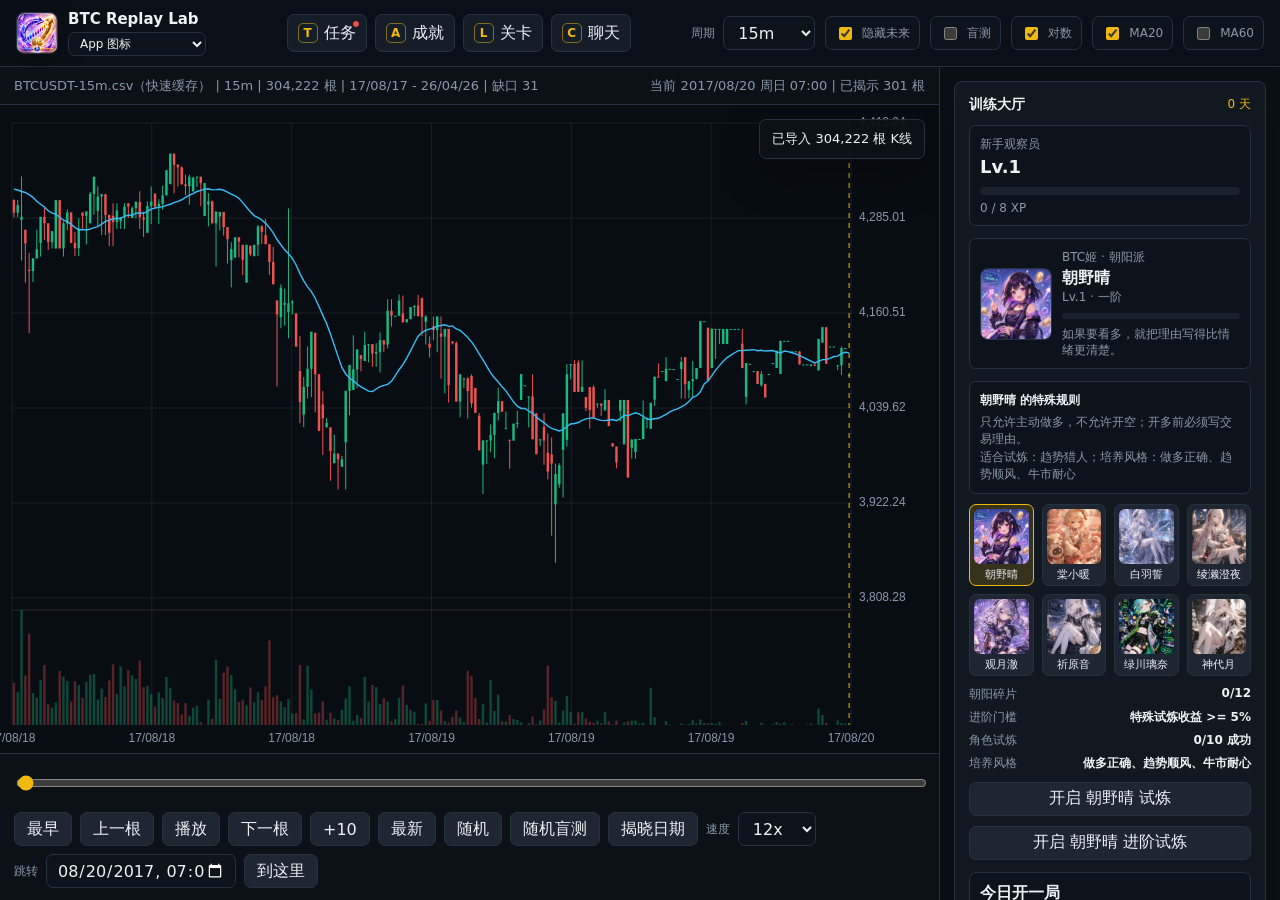
<file: index.html>
﻿
<!doctype html>
<html lang="zh-CN">
  <head>
    <meta charset="utf-8" />
    <meta name="viewport" content="width=device-width, initial-scale=1" />
    <title>BTC Replay Lab</title>
    <link rel="stylesheet" href="./styles.css" />
    <link rel="icon" type="image/png" href="./character/洁白神圣.png" />
  </head>
  <body>
    <div class="app">
      <header class="topbar">
        <div class="brand">
          <img id="brandAvatar" src="./icon/icon2.png" alt="标题头像" />
          <div>
            <strong>BTC Replay Lab</strong>
            <select id="brandAvatarSelect" aria-label="选择标题头像">
              <option value="icon">App 图标</option>
              <option value="active">当前角色</option>
            </select>
          </div>
        </div>

        <div class="hud-actions">
          <button id="dailyTaskHudBtn" class="hud-button" type="button" aria-label="每日任务">
            <span class="hud-icon">T</span>
            <span>任务</span>
            <i id="dailyTaskDot" class="alert-dot"></i>
          </button>
          <button id="achievementAllBtn" class="hud-button" type="button" aria-label="成就列表">
            <span class="hud-icon">A</span>
            <span>成就</span>
            <i id="achievementDot" class="alert-dot"></i>
          </button>
          <button id="levelListBtn" class="hud-button" type="button" aria-label="关卡列表">
            <span class="hud-icon">L</span>
            <span>关卡</span>
          </button>
          <button id="characterChatHudBtn" class="hud-button" type="button" aria-label="角色聊天">
            <span class="hud-icon">C</span>
            <span>聊天</span>
          </button>
        </div>

        <div class="toolbar">
          <label class="field compact">
            <span>周期</span>
            <select id="timeframeSelect">
              <option value="source">原始</option>
              <option value="60000">1m</option>
              <option value="300000">5m</option>
              <option value="900000">15m</option>
              <option value="3600000">1h</option>
              <option value="14400000">4h</option>
              <option value="86400000">1d</option>
              <option value="604800000">1w</option>
            </select>
          </label>
          <label class="check">
            <input id="hideFutureToggle" type="checkbox" checked />
            隐藏未来
          </label>
          <label class="check">
            <input id="blindModeToggle" type="checkbox" />
            盲测
          </label>
          <label class="check">
            <input id="logScaleToggle" type="checkbox" checked />
            对数
          </label>
          <label class="check">
            <input id="ma20Toggle" type="checkbox" checked />
            MA20
          </label>
          <label class="check">
            <input id="ma60Toggle" type="checkbox" />
            MA60
          </label>
        </div>
      </header>

      <main class="layout">
        <section class="workspace">
          <div class="statusbar">
            <span id="datasetInfo">等待导入 BTC K线 CSV</span>
            <span id="cursorInfo">-</span>
          </div>

          <div class="chart-frame" id="chartFrame">
            <canvas id="chartCanvas"></canvas>
            <div class="placeholder" id="placeholder">
              <h1>导入历史 K线，开始回放</h1>
              <p>支持 timestamp/open/high/low/close/volume，也支持 Binance 原始 kline CSV。</p>
            </div>
            <div class="toast" id="toast"></div>
            <div class="tooltip" id="tooltip"></div>
          </div>

          <div class="playback">
            <input id="timeline" type="range" min="0" max="0" value="0" />
            <div class="playback-row">
              <button id="firstBtn" type="button">最早</button>
              <button id="backBtn" type="button">上一根</button>
              <button id="playBtn" type="button">播放</button>
              <button id="forwardBtn" type="button">下一根</button>
              <button id="plusTenBtn" type="button">+10</button>
              <button id="latestBtn" type="button">最新</button>
              <button id="randomBtn" type="button">随机</button>
              <button id="blindRandomBtn" type="button">随机盲测</button>
              <button id="revealDateBtn" type="button">揭晓日期</button>
              <label class="field small">
                <span>速度</span>
                <select id="speedSelect">
                  <option value="1">1x</option>
                  <option value="4">4x</option>
                  <option value="12" selected>12x</option>
                  <option value="48">48x</option>
                  <option value="120">120x</option>
                </select>
              </label>
              <label class="field date-field">
                <span>跳转</span>
                <input id="jumpInput" type="datetime-local" />
              </label>
              <button id="jumpBtn" type="button">到这里</button>
            </div>
          </div>
        </section>

        <aside class="sidepanel">
          <section class="panel game-panel">
            <div class="panel-title-row">
              <h2>训练大厅</h2>
              <span id="streakValue">0 天</span>
            </div>

            <div class="player-card">
              <div>
                <span id="levelTitle">新手观察员</span>
                <strong id="levelValue">Lv.1</strong>
              </div>
              <div class="xp-track">
                <div id="xpFill"></div>
              </div>
              <small id="xpText">0 / 100 XP</small>
            </div>

            <div class="character-card">
              <img id="characterPortrait" src="./character/乐观女孩.png" alt="当前角色" />
              <div>
                <span id="characterTitle">BTC姬 · 朝阳派</span>
                <strong id="characterName">朝野晴</strong>
                <small id="characterLevel">Lv.1 · 一阶</small>
                <div class="xp-track compact">
                  <div id="characterXpFill"></div>
                </div>
                <p id="characterText">今天也先看结构，再相信上涨。</p>
              </div>
            </div>

            <div id="characterRuleCard" class="rule-card"></div>
            <div id="characterGrid" class="character-grid"></div>
            <div id="characterMaterialList" class="material-list"></div>
            <button id="characterQuestBtn" class="wide" type="button">开启角色试炼</button>
            <button id="ascensionTrialBtn" class="wide" type="button">开启进阶试炼</button>

            <div class="challenge-card" id="challengeCard">
              <strong id="challengeTitle">今日开一局</strong>
              <span id="challengeText">选择一个模式，系统会直接抽取历史行情片段。</span>
              <div class="choice-grid">
                <button id="biasLongBtn" type="button" data-bias="long">看多</button>
                <button id="biasShortBtn" type="button" data-bias="short">看空</button>
                <button id="biasFlatBtn" type="button" data-bias="flat">观望</button>
              </div>
              <div class="button-row">
                <button id="quickGameBtn" type="button">盲测快局</button>
                <button id="levelGameBtn" type="button">历史闯关</button>
                <button id="trendGameBtn" type="button">趋势猎人</button>
                <button id="trapGameBtn" type="button">假突破</button>
                <button id="survivalGameBtn" type="button">暴跌生存</button>
                <button id="revengeGameBtn" type="button">错题复仇</button>
                <button id="settleGameBtn" type="button">结算本局</button>
              </div>
            </div>
          </section>

          <section class="panel trade-panel">
            <h2>下单与风控</h2>
            <div class="price-line">
              <span>当前价</span>
              <strong id="currentPrice">-</strong>
            </div>
            <div class="order-grid">
              <button class="buy" data-side="buy" data-pct="0.25" type="button">买 25%</button>
              <button class="buy" data-side="buy" data-pct="0.5" type="button">买 50%</button>
              <button class="buy" data-side="buy" data-pct="1" type="button">全买</button>
              <button class="sell" data-side="sell" data-pct="0.25" type="button">卖 25%</button>
              <button class="sell" data-side="sell" data-pct="0.5" type="button">卖 50%</button>
              <button class="sell" data-side="sell" data-pct="1" type="button">全卖</button>
              <button class="short" data-side="short" data-pct="0.25" type="button">空 25%</button>
              <button class="short" data-side="short" data-pct="0.5" type="button">空 50%</button>
              <button class="short" data-side="short" data-pct="1" type="button">全空</button>
            </div>

            <div class="risk-grid">
              <label class="field">
                <span>止损价</span>
                <input id="stopLossInput" type="number" min="0" step="0.01" placeholder="例如 62000" />
              </label>
              <label class="field">
                <span>止盈价</span>
                <input id="takeProfitInput" type="number" min="0" step="0.01" placeholder="例如 72000" />
              </label>
              <label class="field">
                <span>单笔风险 %</span>
                <input id="riskPctInput" type="number" min="0" step="0.1" value="10" />
              </label>
            </div>
            <div class="button-row">
              <button id="addStopBtn" type="button">添加止损</button>
              <button id="addTakeBtn" type="button">添加止盈</button>
              <button id="attachStopsBtn" type="button">更新止损止盈</button>
              <button id="clearStopsBtn" type="button">清除风控线</button>
            </div>
            <p class="hint">点击添加会按当前价生成风控线，图上的 SL / TP 线也可以直接拖动修改。</p>
            <div class="button-row">
              <button id="riskBuyBtn" type="button">按风险买入</button>
              <button id="riskShortBtn" type="button">按风险做空</button>
              <button id="closePositionBtn" type="button">平仓</button>
            </div>
            <div class="trade-journal">
              <div class="trade-journal-head">
                <strong>本笔理由与平仓复盘</strong>
                <span>切到下一根 K 线会自动清空，避免把上一笔内容带到下一笔。</span>
              </div>
              <label class="field">
                <span>开仓理由</span>
                <input id="tradeReasonInput" type="text" maxlength="80" placeholder="例如：回踩确认 / 突破续强 / 区间下沿承接" />
              </label>
              <label class="field">
                <span>平仓复盘</span>
                <textarea id="sessionNotesInput" rows="4" placeholder="例如：为什么在这里平？这笔做对了什么，下一次还要等什么？"></textarea>
              </label>
              <div class="field">
                <span>复盘标签</span>
                <div class="tag-grid">
                  <label><input type="checkbox" value="计划内执行" /> 计划内执行</label>
                  <label><input type="checkbox" value="确认充分" /> 确认充分</label>
                  <label><input type="checkbox" value="拿仓耐心" /> 拿仓耐心</label>
                  <label><input type="checkbox" value="过早入场" /> 过早入场</label>
                  <label><input type="checkbox" value="逆势硬做" /> 逆势硬做</label>
                  <label><input type="checkbox" value="情绪化操作" /> 情绪化操作</label>
                </div>
              </div>
              <p class="hint">标签既可以记做对的地方，也可以记失误；减仓、平仓和导出记录都会带上当前标签。</p>
            </div>
          </section>

          <section class="panel">
            <h2>模拟账户</h2>
            <div class="account-grid">
              <label class="field">
                <span>初始 USDT</span>
                <input id="initialCashInput" type="number" min="0" step="100" value="10000" />
              </label>
              <label class="field">
                <span>手续费</span>
                <input id="feeInput" type="number" min="0" step="0.0001" value="0.0004" />
              </label>
              <label class="field">
                <span>杠杆</span>
                <input id="leverageInput" type="number" min="1" step="1" value="50" />
              </label>
            </div>
            <button id="resetAccountBtn" class="wide" type="button">重置账户</button>

            <div class="metrics extended">
              <div>
                <span>权益</span>
                <strong id="equityValue">-</strong>
              </div>
              <div>
                <span>收益</span>
                <strong id="pnlValue">-</strong>
              </div>
              <div>
                <span>现金</span>
                <strong id="cashValue">-</strong>
              </div>
              <div>
                <span>持仓 BTC</span>
                <strong id="btcValue">-</strong>
              </div>
              <div>
                <span>胜率</span>
                <strong id="winRateValue">-</strong>
              </div>
              <div>
                <span>最大回撤</span>
                <strong id="drawdownValue">-</strong>
              </div>
              <div>
                <span>交易数</span>
                <strong id="tradeCountValue">-</strong>
              </div>
              <div>
                <span>R 倍数</span>
                <strong id="rValue">-</strong>
              </div>
            </div>
          </section>

          <section class="panel">
            <h2>盘中标注</h2>
            <label class="field">
              <span>训练标题</span>
              <input id="sessionNameInput" type="text" maxlength="60" placeholder="例如 4H 顺势突破练习" />
            </label>
            <label class="field">
              <span>当前标注</span>
              <input id="bookmarkInput" type="text" maxlength="100" placeholder="当下判断、关键位、情绪状态" />
            </label>
            <div class="button-row">
              <button id="addBookmarkBtn" type="button">添加标注</button>
              <button id="addHlineBtn" type="button">加水平线</button>
              <button id="clearLinesBtn" type="button">清除线</button>
            </div>
            <p class="hint">这里更适合记关键位、情绪和图上标注；平仓复盘已经放到上面的下单区。</p>
            <div class="list" id="bookmarkList">暂无标注</div>
          </section>

          <section class="panel">
            <h2>训练会话</h2>
            <div class="session-grid">
              <select id="sessionSelect"></select>
              <button id="saveSessionBtn" type="button">保存</button>
              <button id="loadSessionBtn" type="button">载入</button>
              <button id="deleteSessionBtn" type="button">删除</button>
            </div>
            <p class="hint">会话保存交易、标注、笔记和当前位置。历史 K线数据仍需要先导入对应 CSV。</p>
          </section>

          <section class="panel">
            <h2>最近成就</h2>
            <div id="achievementList" class="achievement-list"></div>
          </section>

          <section class="panel trade-log">
            <h2>交易记录</h2>
            <div class="button-row">
              <button id="exportTradesBtn" type="button">导出交易</button>
              <button id="exportReportBtn" type="button">导出报告</button>
              <button id="screenshotBtn" type="button">截图</button>
            </div>
            <div class="table-wrap">
              <table>
                <thead>
                  <tr>
                    <th>时间</th>
                    <th>方向</th>
                    <th>价格</th>
                    <th>数量</th>
                    <th>备注</th>
                  </tr>
                </thead>
                <tbody id="tradeRows">
                  <tr>
                    <td colspan="5">暂无交易</td>
                  </tr>
                </tbody>
              </table>
            </div>
            <p class="hint">快捷键：空格播放，左右单步，B 全买，S 全卖，C 平仓，M 标注，H 水平线。</p>
          </section>

          <section class="panel data-import-panel">
            <h2>数据导入</h2>
            <label class="file-button wide">
              <input id="fileInput" type="file" accept=".csv,.txt" />
              导入 CSV
            </label>
            <p class="hint">平时会自动加载默认 BTC 15m 数据，需要换数据时再用这里。</p>
          </section>
        </aside>
      </main>
    </div>

    <div class="modal-backdrop" id="settlementModal">
      <div class="modal settlement-modal">
        <section class="settlement-main">
          <div class="panel-title-row">
            <h2 id="settlementTitle">本局结算</h2>
            <button id="closeSettlementBtn" type="button">关闭</button>
          </div>
          <div class="score-ring">
            <strong id="settlementScore">0</strong>
            <span>分</span>
          </div>
          <div id="settlementBreakdown" class="settlement-breakdown"></div>
          <div id="settlementRewards" class="achievement-list"></div>
          <div class="button-row">
            <button id="nextChallengeBtn" type="button">再来一局</button>
            <button id="reviewMistakeBtn" type="button">错题复仇</button>
          </div>
        </section>
        <aside class="settlement-review-panel">
          <div class="review-character-head">
            <img id="settlementReviewPortrait" src="./character/乐观女孩.png" alt="复盘角色" />
            <div>
              <strong id="settlementReviewTitle">角色点评</strong>
              <span id="settlementReviewStatus">结算后会自动生成。</span>
            </div>
          </div>
          <div id="settlementReviewText" class="review-character-text">正在准备本局交易记录、评分和复盘笔记。</div>
        </aside>
      </div>
    </div>

    <div class="modal-backdrop" id="dailyTaskModal">
      <div class="modal">
        <div class="panel-title-row">
          <h2>每日任务</h2>
          <button id="closeDailyTaskBtn" type="button">关闭</button>
        </div>
        <div id="dailyTaskList" class="task-list"></div>
        <div class="daily-reward">
          <div>
            <strong>每日奖励</strong>
            <span id="dailyRewardText">完成全部任务后领取随机进阶材料。</span>
          </div>
          <button id="claimDailyRewardBtn" type="button">领取材料</button>
        </div>
        <div class="calendar-controls">
          <button id="prevCalendarMonthBtn" type="button">上月</button>
          <select id="dailyCalendarYearSelect" aria-label="选择年份"></select>
          <select id="dailyCalendarMonthSelect" aria-label="选择月份"></select>
          <button id="nextCalendarMonthBtn" type="button">下月</button>
        </div>
        <div id="dailyCalendar" class="daily-calendar"></div>
      </div>
    </div>

    <div class="modal-backdrop" id="levelModal">
      <div class="modal wide-modal">
        <div class="panel-title-row">
          <div class="level-modal-heading">
            <h2>历史闯关</h2>
            <div class="level-mode-switch">
              <button id="levelModeDailyBtn" type="button" data-level-span="daily">1天一关</button>
              <button id="levelModeWeeklyBtn" type="button" data-level-span="weekly">7天一关</button>
              <button id="levelModeGameDailyBtn" type="button" data-level-span="game_daily">1天游戏</button>
              <button id="levelModeGameWeeklyBtn" type="button" data-level-span="game_weekly">7天游戏</button>
              <button id="levelModePredictionBtn" type="button" data-level-span="prediction">超级预测</button>
            </div>
          </div>
          <button id="closeLevelModalBtn" type="button">关闭</button>
        </div>
        <div id="levelSummary" class="level-summary"></div>
        <div class="level-pager">
          <button id="prevLevelPageBtn" type="button">上一页</button>
          <select id="levelPageSelect" aria-label="选择关卡页"></select>
          <button id="nextLevelPageBtn" type="button">下一页</button>
        </div>
        <div id="levelRows" class="level-list"></div>
      </div>
    </div>

    <div class="modal-backdrop" id="achievementModal">
      <div class="modal wide-modal achievement-modal-shell">
        <div class="panel-title-row">
          <h2>成就图鉴</h2>
          <button id="closeAchievementBtn" type="button">关闭</button>
        </div>
        <div id="achievementAllList" class="achievement-all-list"></div>
      </div>
    </div>

    <div class="modal-backdrop" id="characterChatModal">
      <div class="modal chat-modal">
        <div class="panel-title-row">
          <h2>角色对话</h2>
          <div class="chat-title-actions">
            <select id="chatCharacterSelect" aria-label="选择聊天角色"></select>
            <button id="closeCharacterChatBtn" type="button">关闭</button>
          </div>
        </div>
        <div id="chatStatus" class="chat-status">本地对话服务检查中...</div>
        <div class="chat-stage">
          <div class="chat-portrait-wrap">
            <img id="chatPortrait" src="./character/乐观女孩.png" alt="聊天角色立绘" />
          </div>
          <div class="chat-scene">
            <div id="chatLog" class="chat-log"></div>
            <div class="visual-dialogue">
              <strong id="chatSpeaker">朝野晴</strong>
              <div id="chatStreamingText"></div>
            </div>
            <form id="chatForm" class="chat-form">
              <textarea id="chatInput" rows="3" placeholder="和角色说点什么。Enter 发送，Shift+Enter 换行。"></textarea>
              <div class="button-row">
                <button id="chatSendBtn" type="submit">发送</button>
                <button id="chatClearBtn" type="button">清空对话</button>
              </div>
            </form>
          </div>
        </div>
      </div>
    </div>

    <div class="modal-backdrop" id="predictionLogModal">
      <div class="modal modal-prediction-log">
        <div class="panel-title-row">
          <h2>预测记录</h2>
          <button id="closePredictionLogModalBtn" type="button">关闭</button>
        </div>
        <div id="predictionLogCalendar" class="calendar-grid"></div>
        <div id="predictionDayDetail" class="day-detail" style="display:none"></div>
      </div>
    </div>

    <div class="prediction-overlay" id="predictionOverlay">
      <div class="prediction-card" id="predictionCard">
        <div class="prediction-header">
          <div class="prediction-header-inner">
            <strong>超级预测</strong>
            <button id="predictionCloseBtn" class="prediction-close-btn" type="button" title="关闭">&times;</button>
          </div>
          <span id="predictionTimeRange">-</span>
        </div>
        <div class="prediction-body" id="predictionBody">
          <p class="prediction-hint">这 12 小时 BTC 会涨还是会跌？</p>
          <div class="prediction-buttons">
            <button id="predictionUpBtn" class="prediction-up" type="button">看涨</button>
            <button id="predictionDownBtn" class="prediction-down" type="button">看跌</button>
          </div>
          <textarea id="predictionReasonInput" class="prediction-reason" placeholder="判断理由（可选）" rows="2"></textarea>
        </div>
        <div class="prediction-result" id="predictionResult" style="display:none">
          <div class="prediction-move" id="predictionMove">-</div>
          <div class="prediction-outcome" id="predictionOutcome">-</div>
          <div class="prediction-stars" id="predictionStarsDisplay">-</div>
          <div class="prediction-reason-shown" id="predictionReasonShown"></div>
          <textarea id="predictionReviewInput" class="prediction-reason" placeholder="复盘笔记（可选）" rows="2"></textarea>
          <div class="prediction-actions">
            <button id="predictionRandomNextBtn" class="prediction-next" type="button">随机下一关</button>
            <button id="predictionRetryBtn" type="button">重来</button>
          </div>
        </div>
      </div>
    </div>

    <div class="celebration-overlay" id="celebrationOverlay">
      <div class="celebration-bg"></div>
      <div class="celebration-container" id="celebrationContainer"></div>
      <button class="celebration-close" id="celebrationCloseBtn" type="button">点击继续</button>
    </div>

    <script src="./src/config/constants.js"></script>
    <script src="./src/content/achievements.js"></script>
    <script src="./src/content/game-content.js"></script>
    <script src="./src/ui/dom.js"></script>
    <script src="./src/core/deps.js"></script>
    <script src="./src/core/models.js"></script>
    <script src="./src/core/state.js"></script>
    <script src="./src/core/utils.js"></script>
    <script src="./src/data/candles.js"></script>
    <script src="./src/ui/helpers.js"></script>
    <script src="./src/game/characters.js"></script>
    <script src="./src/game/levels.js"></script>
    <script src="./src/data/storage.js"></script>
    <script src="./src/replay/navigation.js"></script>
    <script src="./src/trade/trade.js"></script>
    <script src="./src/chart/chart.js"></script>
    <script src="./src/game/celebration.js"></script>
    <script src="./src/game/challenges.js"></script>
    <script src="./src/game/daily.js"></script>
    <script src="./src/game/level-modal.js"></script>
    <script src="./src/game/achievements.js"></script>
    <script src="./src/game/chat.js"></script>
    <script src="./src/game/ui.js"></script>
    <script src="./src/features/annotations.js"></script>
    <script src="./src/features/sessions.js"></script>
    <script src="./src/features/export.js"></script>
    <script src="./src/app/init.js"></script>
  </body>
</html>
</file>
<file: styles.css>
:root {
  color-scheme: dark;
  --bg: #070b10;
  --panel: #121820;
  --panel-2: #18212c;
  --line: #273241;
  --muted: #8b98a8;
  --text: #edf2f7;
  --gold: #f0b90b;
  --blue: #38bdf8;
  --green: #18b982;
  --red: #ef5350;
  --violet: #a78bfa;
  --shadow: rgba(0, 0, 0, 0.28);
}

* {
  box-sizing: border-box;
}

html,
body {
  height: 100%;
}

body {
  margin: 0;
  overflow: hidden;
  background: var(--bg);
  color: var(--text);
  font-family:
    Inter, ui-sans-serif, system-ui, -apple-system, BlinkMacSystemFont, "Segoe UI",
    "Microsoft YaHei", sans-serif;
  letter-spacing: 0;
}

button,
input,
select,
textarea {
  font: inherit;
}

button,
.file-button {
  min-height: 34px;
  border: 1px solid var(--line);
  border-radius: 7px;
  background: #1d2631;
  color: var(--text);
  padding: 0 12px;
  cursor: pointer;
  transition:
    border-color 0.15s ease,
    background 0.15s ease,
    transform 0.15s ease;
  white-space: nowrap;
}

button:hover,
.file-button:hover {
  border-color: var(--blue);
  background: #233140;
}

button:active,
.file-button:active {
  transform: translateY(1px);
}

button.buy {
  border-color: rgba(24, 185, 130, 0.55);
  color: #d8fff1;
  background: rgba(24, 185, 130, 0.12);
}

button.buy:hover {
  background: rgba(24, 185, 130, 0.2);
}

button.sell {
  border-color: rgba(239, 83, 80, 0.55);
  color: #ffe3e1;
  background: rgba(239, 83, 80, 0.12);
}

button.sell:hover {
  background: rgba(239, 83, 80, 0.2);
}

button.short {
  border-color: rgba(167, 139, 250, 0.55);
  color: #eee7ff;
  background: rgba(167, 139, 250, 0.12);
}

button.short:hover {
  background: rgba(167, 139, 250, 0.2);
}

input,
select,
textarea {
  width: 100%;
  min-height: 34px;
  border: 1px solid var(--line);
  border-radius: 7px;
  background: #0d131b;
  color: var(--text);
  padding: 0 10px;
}

textarea {
  resize: vertical;
  min-height: 84px;
  padding: 9px 10px;
  line-height: 1.45;
}

input[type="range"] {
  padding: 0;
  accent-color: var(--gold);
}

.app {
  height: 100vh;
  min-height: 0;
  overflow: hidden;
  display: flex;
  flex-direction: column;
}

.topbar {
  flex: 0 0 auto;
  min-height: 64px;
  border-bottom: 1px solid var(--line);
  background: rgba(12, 17, 24, 0.96);
  display: flex;
  align-items: center;
  justify-content: space-between;
  gap: 18px;
  padding: 10px 16px;
}

.brand {
  min-width: 210px;
  display: flex;
  align-items: center;
  gap: 10px;
}

.brand img {
  width: 42px;
  height: 42px;
  border-radius: 8px;
  border: 1px solid var(--line);
  object-fit: cover;
  background: #0d131b;
  box-shadow: 0 10px 26px var(--shadow);
}

.brand strong {
  display: block;
}

.brand strong {
  font-size: 15px;
  line-height: 1.2;
}

.brand select {
  width: 138px;
  min-height: 24px;
  margin-top: 4px;
  padding: 0 7px;
  font-size: 12px;
}

.toolbar {
  display: flex;
  align-items: center;
  justify-content: flex-end;
  flex-wrap: wrap;
  gap: 10px;
}

.hud-actions {
  flex: 0 0 auto;
  display: flex;
  align-items: center;
  gap: 8px;
}

.hud-button {
  position: relative;
  min-width: 62px;
  min-height: 38px;
  display: grid;
  grid-template-columns: auto auto;
  align-items: center;
  justify-content: center;
  gap: 6px;
  padding: 0 10px;
  background: #151e28;
}

.hud-button.text-only {
  grid-template-columns: auto;
}

.hud-icon {
  width: 20px;
  height: 20px;
  border: 1px solid rgba(240, 185, 11, 0.5);
  border-radius: 5px;
  display: grid;
  place-items: center;
  color: var(--gold);
  font-size: 12px;
  font-weight: 800;
}

.alert-dot {
  position: absolute;
  top: 5px;
  right: 6px;
  width: 8px;
  height: 8px;
  border: 1px solid #0c1118;
  border-radius: 50%;
  background: var(--red);
}

.alert-dot.hidden {
  display: none;
}

.file-button {
  display: inline-grid;
  place-items: center;
}

.file-button input {
  display: none;
}

.field {
  display: grid;
  gap: 6px;
}

.field span,
.check,
.hint {
  color: var(--muted);
  font-size: 12px;
}

.field.compact,
.field.small,
.field.date-field {
  grid-template-columns: auto minmax(0, 1fr);
  align-items: center;
  gap: 8px;
}

.field.compact select {
  width: 92px;
}

.field.small select {
  width: 78px;
}

.field.date-field input {
  width: 190px;
}

.check {
  min-height: 34px;
  display: flex;
  align-items: center;
  gap: 7px;
  border: 1px solid var(--line);
  border-radius: 7px;
  padding: 0 9px;
  background: #0d131b;
  white-space: nowrap;
}

.check input,
.tag-grid input {
  width: auto;
  min-height: auto;
  accent-color: var(--gold);
}

.layout {
  flex: 1;
  min-height: 0;
  height: 0;
  overflow: hidden;
  display: grid;
  grid-template-columns: minmax(0, 1fr) 340px;
}

.workspace {
  min-width: 0;
  min-height: 0;
  overflow: hidden;
  display: flex;
  flex-direction: column;
  border-right: 1px solid var(--line);
}

.statusbar {
  min-height: 38px;
  padding: 8px 14px;
  display: flex;
  align-items: center;
  justify-content: space-between;
  gap: 12px;
  color: var(--muted);
  border-bottom: 1px solid var(--line);
  background: #0c1118;
  font-size: 13px;
}

.statusbar span {
  min-width: 0;
  overflow: hidden;
  text-overflow: ellipsis;
  white-space: nowrap;
}

.chart-frame {
  position: relative;
  flex: 1;
  min-height: 0;
  overflow: hidden;
  background: #080d13;
}

#chartCanvas {
  width: 100%;
  height: 100%;
  display: block;
  cursor: crosshair;
}

.placeholder {
  position: absolute;
  inset: 0;
  display: grid;
  place-content: center;
  gap: 8px;
  text-align: center;
  padding: 24px;
  background:
    linear-gradient(rgba(7, 11, 16, 0.88), rgba(7, 11, 16, 0.88)),
    repeating-linear-gradient(0deg, transparent 0 31px, rgba(255, 255, 255, 0.035) 32px),
    repeating-linear-gradient(90deg, transparent 0 59px, rgba(255, 255, 255, 0.035) 60px);
}

.placeholder h1 {
  margin: 0;
  font-size: 26px;
}

.placeholder p {
  margin: 0;
  color: var(--muted);
  font-size: 14px;
}

.tooltip,
.toast {
  position: absolute;
  z-index: 5;
  display: none;
  border: 1px solid var(--line);
  border-radius: 7px;
  background: rgba(12, 17, 24, 0.94);
  box-shadow: 0 16px 42px var(--shadow);
  color: var(--text);
}

.tooltip {
  min-width: 210px;
  padding: 9px 10px;
  font-size: 12px;
  pointer-events: none;
}

.toast {
  right: 14px;
  top: 14px;
  max-width: min(360px, calc(100% - 28px));
  padding: 10px 12px;
  font-size: 13px;
}

.playback {
  border-top: 1px solid var(--line);
  background: #0c1118;
  padding: 10px 14px 12px;
}

.playback-row,
.button-row {
  display: flex;
  align-items: center;
  flex-wrap: wrap;
  gap: 8px;
}

.playback-row {
  margin-top: 8px;
}

.sidepanel {
  min-width: 0;
  min-height: 0;
  height: 100%;
  overflow: auto;
  background: #0b1017;
  padding: 14px;
  display: flex;
  flex-direction: column;
  gap: 14px;
}

.panel {
  border: 1px solid var(--line);
  border-radius: 8px;
  background: var(--panel);
  box-shadow: 0 16px 34px var(--shadow);
  padding: 14px;
}

.panel h2 {
  margin: 0 0 12px;
  font-size: 14px;
  line-height: 1.2;
}

.panel-title-row {
  display: flex;
  align-items: center;
  justify-content: space-between;
  gap: 10px;
}

.panel-title-row h2 {
  margin: 0;
}

.panel-title-row span {
  color: var(--gold);
  font-size: 12px;
}

.player-card,
.character-card,
.rule-card,
.challenge-card,
.game-subsection {
  border: 1px solid var(--line);
  border-radius: 7px;
  background: #0d131b;
  padding: 10px;
  margin-top: 12px;
}

.player-card span,
.challenge-card span,
.player-card small {
  display: block;
  color: var(--muted);
  font-size: 12px;
}

.player-card strong {
  display: block;
  margin-top: 3px;
  font-size: 18px;
}

.xp-track {
  height: 8px;
  overflow: hidden;
  border-radius: 999px;
  background: #18212c;
  margin: 10px 0 6px;
}

.xp-track div {
  width: 0;
  height: 100%;
  border-radius: inherit;
  background: linear-gradient(90deg, var(--gold), var(--green));
}

.xp-track.compact {
  height: 6px;
  margin: 7px 0;
}

.character-card {
  display: grid;
  grid-template-columns: 72px minmax(0, 1fr);
  gap: 10px;
  align-items: center;
}

.character-card img {
  width: 72px;
  height: 72px;
  border: 1px solid var(--line);
  border-radius: 8px;
  object-fit: cover;
}

.character-card span,
.character-card small,
.character-card p {
  display: block;
  color: var(--muted);
  font-size: 12px;
}

.character-card strong {
  display: block;
  margin-top: 2px;
}

.character-card p {
  margin: 0;
  line-height: 1.35;
}

.rule-card {
  color: var(--muted);
  font-size: 12px;
  line-height: 1.45;
}

.rule-card strong {
  display: block;
  color: var(--text);
  margin-bottom: 4px;
}

.character-grid {
  display: grid;
  grid-template-columns: repeat(4, 1fr);
  gap: 8px;
  margin-top: 10px;
}

.character-pick {
  min-height: 54px;
  padding: 4px;
  border-radius: 7px;
  display: grid;
  gap: 4px;
  justify-items: center;
}

.character-pick.active {
  border-color: var(--gold);
  background: rgba(240, 185, 11, 0.16);
}

.character-pick img {
  width: 100%;
  aspect-ratio: 1;
  display: block;
  border-radius: 6px;
  object-fit: cover;
}

.character-pick span {
  max-width: 100%;
  overflow: hidden;
  color: var(--text);
  font-size: 11px;
  line-height: 1.2;
  text-overflow: ellipsis;
}

.material-list {
  display: grid;
  gap: 6px;
  margin-top: 10px;
}

.material-item {
  display: flex;
  justify-content: space-between;
  gap: 8px;
  color: var(--muted);
  font-size: 12px;
}

.material-item strong {
  color: var(--text);
}

.challenge-card strong,
.game-subsection strong {
  display: block;
  margin-bottom: 6px;
}

.subsection-title {
  display: flex;
  align-items: center;
  justify-content: space-between;
  gap: 8px;
}

.subsection-title strong {
  margin-bottom: 0;
}

.subsection-title button {
  min-height: 28px;
  padding: 0 9px;
  font-size: 12px;
}

.choice-grid {
  display: grid;
  grid-template-columns: repeat(3, 1fr);
  gap: 8px;
  margin: 10px 0;
}

.choice-grid button.active {
  border-color: var(--gold);
  color: #101010;
  background: var(--gold);
}

.task-list,
.achievement-list,
.settlement-breakdown,
.reward-list {
  display: grid;
  gap: 8px;
  margin-top: 8px;
}

.task-item,
.achievement-item,
.score-line,
.reward-item {
  border: 1px solid var(--line);
  border-radius: 7px;
  background: #111923;
  padding: 8px;
  color: var(--muted);
  font-size: 12px;
  line-height: 1.35;
}

.task-item.done,
.achievement-item.unlocked,
.reward-item {
  border-color: rgba(24, 185, 130, 0.45);
  color: #d8fff1;
  background: rgba(24, 185, 130, 0.1);
}

.daily-reward {
  display: grid;
  grid-template-columns: minmax(0, 1fr) auto;
  align-items: center;
  gap: 10px;
  margin-top: 10px;
  border: 1px solid rgba(240, 185, 11, 0.35);
  border-radius: 7px;
  background: rgba(240, 185, 11, 0.08);
  padding: 9px;
}

.daily-reward strong,
.daily-reward span {
  display: block;
}

.daily-reward span {
  color: var(--muted);
  font-size: 12px;
  line-height: 1.35;
}

.daily-reward button {
  min-height: 30px;
  padding: 0 10px;
}

.calendar-controls {
  display: grid;
  grid-template-columns: auto minmax(0, 1fr) minmax(0, 1fr) auto;
  gap: 6px;
  margin-top: 10px;
}

.calendar-controls button,
.calendar-controls select {
  min-height: 30px;
  padding: 0 8px;
  font-size: 12px;
}

.daily-calendar {
  display: grid;
  grid-template-columns: repeat(7, minmax(0, 1fr));
  gap: 5px;
  margin-top: 10px;
}

.calendar-weekday {
  color: var(--muted);
  font-size: 11px;
  text-align: center;
}

.calendar-day {
  min-height: 34px;
  border: 1px solid var(--line);
  border-radius: 6px;
  background: #101822;
  display: grid;
  place-items: center;
  color: var(--muted);
  font-size: 11px;
  line-height: 1;
}

.calendar-day.muted {
  opacity: 0.28;
}

.calendar-day.today {
  outline: 1px solid var(--blue);
  outline-offset: 1px;
}

.calendar-day.partial {
  border-color: rgba(240, 185, 11, 0.45);
  color: #ffe7a3;
  background: rgba(240, 185, 11, 0.1);
}

.calendar-day.complete {
  border-color: rgba(24, 185, 130, 0.5);
  color: #d8fff1;
  background: rgba(24, 185, 130, 0.12);
}

.calendar-day.claimed {
  box-shadow: inset 0 -3px 0 var(--gold);
}

.score-line strong {
  color: var(--text);
}

.modal.settlement-modal {
  width: min(86vw, 1240px);
  max-width: none;
  max-height: min(680px, calc(100vh - 36px));
  overflow: hidden;
  display: grid;
  grid-template-columns: minmax(0, 1fr) minmax(0, 0.95fr);
  gap: 16px;
}

.settlement-main {
  min-width: 0;
  max-width: 100%;
  overflow-y: auto;
  overflow-x: hidden;
  padding-right: 2px;
}

.settlement-main .button-row,
.settlement-main .achievement-list,
.settlement-main .settlement-breakdown {
  min-width: 0;
}

.settlement-main .score-line,
.settlement-main .reward-item {
  overflow-wrap: anywhere;
}

.settlement-review-panel {
  min-width: 0;
  max-width: 100%;
  min-height: 0;
  overflow: hidden;
  border: 1px solid rgba(240, 185, 11, 0.36);
  border-radius: 8px;
  background: #0d131b;
  padding: 12px;
  display: grid;
  grid-template-rows: auto minmax(0, 1fr);
  gap: 10px;
}

.review-character-head {
  min-width: 0;
  display: grid;
  grid-template-columns: 54px minmax(0, 1fr);
  align-items: center;
  gap: 10px;
}

.review-character-head img {
  width: 54px;
  height: 54px;
  border: 1px solid var(--line);
  border-radius: 8px;
  object-fit: cover;
}

.review-character-head strong,
.review-character-head span {
  display: block;
  min-width: 0;
  overflow-wrap: anywhere;
}

.review-character-head span {
  margin-top: 3px;
  color: var(--muted);
  font-size: 12px;
  line-height: 1.35;
}

.review-character-text {
  min-height: 0;
  overflow-y: auto;
  overflow-x: hidden;
  border: 1px solid var(--line);
  border-radius: 7px;
  background: #111923;
  padding: 10px 11px;
  color: var(--text);
  font-size: 13px;
  line-height: 1.58;
  white-space: pre-wrap;
  overflow-wrap: anywhere;
}

.modal-backdrop {
  position: fixed;
  inset: 0;
  z-index: 50;
  display: none;
  align-items: center;
  justify-content: center;
  padding: 18px;
  background: rgba(0, 0, 0, 0.62);
}

.modal-backdrop.show {
  display: flex;
}

.modal {
  width: min(520px, 100%);
  max-height: min(720px, calc(100vh - 36px));
  overflow: auto;
  border: 1px solid var(--line);
  border-radius: 8px;
  background: var(--panel);
  box-shadow: 0 22px 70px rgba(0, 0, 0, 0.5);
  padding: 16px;
}

.wide-modal {
  width: min(760px, 100%);
}

.score-ring {
  width: 116px;
  height: 116px;
  margin: 16px auto;
  border: 6px solid rgba(240, 185, 11, 0.25);
  border-radius: 50%;
  display: grid;
  place-content: center;
  text-align: center;
}

.score-ring strong {
  display: block;
  font-size: 38px;
  line-height: 1;
}

.score-ring span {
  color: var(--muted);
  font-size: 12px;
}

.account-grid,
.risk-grid {
  display: grid;
  grid-template-columns: 1fr 1fr;
  gap: 10px;
}

.risk-grid {
  margin-top: 12px;
}

.wide {
  width: 100%;
  margin-top: 10px;
}

.metrics {
  display: grid;
  grid-template-columns: 1fr 1fr;
  gap: 10px;
  margin-top: 12px;
}

.metrics.extended {
  grid-template-columns: repeat(2, minmax(0, 1fr));
}

.metrics div,
.price-line {
  border: 1px solid var(--line);
  border-radius: 7px;
  background: #0d131b;
  padding: 10px;
}

.metrics span,
.price-line span {
  display: block;
  color: var(--muted);
  font-size: 12px;
  margin-bottom: 4px;
}

.metrics strong,
.price-line strong {
  display: block;
  min-width: 0;
  overflow-wrap: anywhere;
  font-size: 15px;
}

.price-line {
  margin-bottom: 10px;
}

.order-grid {
  display: grid;
  grid-template-columns: repeat(3, 1fr);
  gap: 8px;
}

.order-grid button {
  padding: 0 8px;
}

.trade-journal {
  display: grid;
  gap: 10px;
  margin-top: 12px;
  border: 1px solid rgba(56, 189, 248, 0.22);
  border-radius: 8px;
  background:
    linear-gradient(180deg, rgba(56, 189, 248, 0.08), rgba(56, 189, 248, 0.02)),
    #0f1721;
  padding: 12px;
}

.trade-journal-head {
  display: grid;
  gap: 4px;
}

.trade-journal-head strong {
  display: block;
  color: var(--text);
  font-size: 13px;
}

.trade-journal-head span {
  color: var(--muted);
  font-size: 12px;
  line-height: 1.45;
}

.trade-journal .tag-grid {
  margin: 0;
}

.tag-grid {
  display: grid;
  grid-template-columns: 1fr 1fr;
  gap: 8px;
  margin: 10px 0;
}

.tag-grid label {
  min-height: 30px;
  display: flex;
  align-items: center;
  gap: 6px;
  padding: 0 8px;
  border: 1px solid var(--line);
  border-radius: 7px;
  background: #101822;
  color: var(--muted);
  font-size: 12px;
}

.tag-grid label:has(input:checked) {
  border-color: rgba(240, 185, 11, 0.48);
  background: rgba(240, 185, 11, 0.12);
  color: #ffe7a3;
}

.session-grid {
  display: grid;
  grid-template-columns: 1fr auto auto auto;
  gap: 8px;
}

.hint {
  margin: 10px 0 0;
  line-height: 1.45;
}

.list {
  max-height: 170px;
  overflow: auto;
  margin-top: 10px;
  border: 1px solid var(--line);
  border-radius: 7px;
  background: #0d131b;
  color: var(--muted);
  font-size: 12px;
}

.list-item {
  padding: 9px 10px;
  border-bottom: 1px solid var(--line);
}

.list-item:last-child {
  border-bottom: 0;
}

.list-item strong {
  display: block;
  color: var(--text);
  margin-bottom: 4px;
}

.tagline {
  color: var(--gold);
  margin-top: 4px;
}

.table-wrap {
  overflow: auto;
  max-height: 290px;
  margin-top: 10px;
}

table {
  width: 100%;
  border-collapse: collapse;
  font-size: 12px;
}

th,
td {
  border-bottom: 1px solid var(--line);
  padding: 8px 6px;
  text-align: right;
  white-space: nowrap;
}

th:first-child,
td:first-child,
th:last-child,
td:last-child {
  text-align: left;
}

th {
  color: var(--muted);
  font-weight: 600;
}

.positive {
  color: var(--green);
}

.negative {
  color: var(--red);
}

.neutral {
  color: var(--muted);
}

.achievement-modal-shell {
  width: min(980px, 100%);
}

.achievement-all-list {
  display: grid;
  gap: 14px;
  margin-top: 14px;
}

.achievement-summary-grid {
  display: grid;
  grid-template-columns: repeat(3, minmax(0, 1fr));
  gap: 10px;
}

.achievement-summary-card,
.achievement-group {
  border: 1px solid var(--line);
  border-radius: 8px;
  background: #111923;
}

.achievement-summary-card {
  padding: 11px;
}

.achievement-summary-card.wide {
  grid-column: 1 / -1;
}

.achievement-summary-card span {
  display: block;
  color: var(--muted);
  font-size: 12px;
}

.achievement-summary-card strong {
  display: block;
  margin-top: 4px;
  color: var(--text);
  font-size: 14px;
  line-height: 1.45;
}

.achievement-toolbar {
  display: flex;
  flex-wrap: wrap;
  gap: 8px;
}

.achievement-chip {
  min-height: 30px;
  padding: 0 10px;
  font-size: 12px;
}

.achievement-chip.active {
  border-color: var(--gold);
  color: #101010;
  background: var(--gold);
}

.achievement-groups {
  display: grid;
  gap: 10px;
}

.achievement-group summary {
  display: flex;
  align-items: center;
  justify-content: space-between;
  gap: 10px;
  cursor: pointer;
  list-style: none;
  padding: 11px 12px;
  color: var(--text);
  font-size: 13px;
}

.achievement-group summary::-webkit-details-marker {
  display: none;
}

.achievement-group[open] summary {
  border-bottom: 1px solid var(--line);
}

.achievement-group-count {
  color: var(--gold);
  font-size: 12px;
}

.achievement-group-grid {
  display: grid;
  grid-template-columns: repeat(2, minmax(0, 1fr));
  gap: 10px;
  padding: 12px;
}

.achievement-group-note {
  padding: 0 12px 12px;
  color: var(--muted);
  font-size: 12px;
  line-height: 1.4;
}

.achievement-modal-section {
  margin-top: 14px;
}

.achievement-modal-section > strong {
  display: block;
  margin-bottom: 8px;
}

.level-modal-heading {
  display: flex;
  align-items: center;
  flex-wrap: wrap;
  gap: 10px;
}

.level-summary {
  display: grid;
  grid-template-columns: repeat(auto-fit, minmax(120px, 1fr));
  gap: 10px;
  margin-top: 14px;
}

.level-mode-switch {
  display: flex;
  flex-wrap: wrap;
  gap: 8px;
}

.level-mode-switch button {
  min-height: 30px;
  padding: 0 10px;
  font-size: 12px;
}

.level-mode-switch button.active {
  border-color: var(--gold);
  color: #101010;
  background: var(--gold);
}

.level-summary div,
.level-row {
  border: 1px solid var(--line);
  border-radius: 7px;
  background: #111923;
  padding: 9px;
  color: var(--muted);
  font-size: 12px;
  line-height: 1.35;
}

.level-summary strong {
  display: block;
  color: var(--text);
  font-size: 16px;
  margin-top: 3px;
  overflow-wrap: anywhere;
}

.level-list {
  max-height: 520px;
  overflow: auto;
  display: grid;
  gap: 8px;
  margin-top: 12px;
}

.level-pager {
  display: grid;
  grid-template-columns: auto minmax(0, 1fr) auto;
  gap: 8px;
  margin-top: 12px;
}

.level-pager button,
.level-pager select {
  min-height: 30px;
  font-size: 12px;
}

.level-row {
  display: grid;
  grid-template-columns: minmax(0, 1fr) auto;
  gap: 10px;
  align-items: center;
}

.level-row strong {
  display: block;
  color: var(--text);
  margin-bottom: 3px;
}

.level-stars {
  color: var(--gold);
  font-size: 14px;
  white-space: nowrap;
}

.level-row button {
  min-height: 30px;
}

.chat-modal {
  width: min(900px, 100%);
  height: min(760px, calc(100vh - 36px));
  display: flex;
  flex-direction: column;
  overflow: hidden;
}

.chat-title-actions {
  display: flex;
  align-items: center;
  gap: 8px;
}

.chat-title-actions select {
  width: 150px;
}

.chat-status {
  margin-top: 10px;
  color: var(--muted);
  font-size: 12px;
}

.chat-stage {
  flex: 1;
  min-height: 0;
  margin-top: 12px;
  display: grid;
  grid-template-columns: 260px minmax(0, 1fr);
  gap: 14px;
  align-items: stretch;
}

.chat-portrait-wrap {
  min-height: 0;
  height: 100%;
  border: 1px solid var(--line);
  border-radius: 8px;
  background:
    linear-gradient(rgba(7, 11, 16, 0.2), rgba(7, 11, 16, 0.78)),
    radial-gradient(circle at 50% 18%, rgba(240, 185, 11, 0.2), transparent 38%),
    #0d131b;
  overflow: hidden;
  display: flex;
  align-items: flex-end;
  justify-content: center;
}

.chat-portrait-wrap img {
  width: 100%;
  height: 100%;
  object-fit: cover;
  object-position: center top;
}

.chat-scene {
  min-width: 0;
  min-height: 0;
  display: grid;
  grid-template-rows: minmax(0, 1fr) auto auto;
  gap: 10px;
}

.chat-log {
  min-height: 0;
  height: 100%;
  overflow: auto;
  border: 1px solid var(--line);
  border-radius: 8px;
  background: #0d131b;
  padding: 10px;
}

.chat-message {
  max-width: 88%;
  margin-bottom: 8px;
  border: 1px solid var(--line);
  border-radius: 8px;
  padding: 8px 10px;
  color: var(--text);
  font-size: 13px;
  line-height: 1.45;
  white-space: pre-wrap;
}

.chat-message.user {
  margin-left: auto;
  border-color: rgba(56, 189, 248, 0.42);
  background: rgba(56, 189, 248, 0.1);
}

.chat-message.assistant {
  margin-right: auto;
  border-color: rgba(240, 185, 11, 0.42);
  background: rgba(240, 185, 11, 0.08);
}

.visual-dialogue {
  border: 1px solid rgba(240, 185, 11, 0.42);
  border-radius: 8px;
  background: rgba(12, 17, 24, 0.94);
  box-shadow: 0 18px 46px var(--shadow);
  padding: 12px;
}

.visual-dialogue strong {
  display: block;
  color: var(--gold);
  margin-bottom: 6px;
}

#chatStreamingText {
  min-height: 42px;
  color: var(--text);
  font-size: 14px;
  line-height: 1.55;
  white-space: pre-wrap;
}

.chat-form {
  display: grid;
  gap: 8px;
}

.chat-form textarea {
  min-height: 74px;
}

.achievement-card {
  border: 1px solid var(--line);
  border-radius: 7px;
  background: #111923;
  padding: 10px;
  color: var(--muted);
  font-size: 12px;
  line-height: 1.4;
}

.achievement-card strong {
  display: block;
  color: var(--text);
  margin-bottom: 4px;
}

.achievement-card.unlocked {
  border-color: rgba(24, 185, 130, 0.5);
  background: rgba(24, 185, 130, 0.1);
  color: #d8fff1;
}

.achievement-card.locked {
  background: #0d131b;
}

.achievement-card.secret {
  border-style: dashed;
}

.achievement-progress-text {
  margin-top: 8px;
  color: var(--muted);
  font-size: 11px;
}

.achievement-progress-bar {
  height: 6px;
  overflow: hidden;
  border-radius: 999px;
  background: #18212c;
  margin-top: 6px;
}

.achievement-progress-bar span {
  display: block;
  height: 100%;
  border-radius: inherit;
  background: linear-gradient(90deg, var(--blue), var(--gold));
}

.achievement-state {
  display: inline-block;
  margin-top: 7px;
  color: var(--gold);
}

@media (max-width: 1080px) {
  .layout {
    grid-template-columns: 1fr;
  }

  .workspace {
    border-right: 0;
    border-bottom: 1px solid var(--line);
  }

  .sidepanel {
    display: grid;
    grid-template-columns: repeat(2, minmax(0, 1fr));
  }
}

@media (max-width: 1120px) {
  .modal.settlement-modal {
    width: min(92vw, 760px);
    overflow: auto;
    grid-template-columns: 1fr;
  }

  .settlement-review-panel {
    min-height: 280px;
  }
}

@media (max-width: 760px) {
  .topbar {
    align-items: stretch;
    flex-direction: column;
  }

  .hud-actions {
    justify-content: flex-start;
  }

  .toolbar,
  .playback-row {
    justify-content: flex-start;
  }

  .layout {
    min-height: 0;
  }

  .chart-frame {
    min-height: 0;
  }

  .sidepanel {
    display: flex;
  }

  .field.date-field input,
  .session-grid {
    width: 100%;
  }

  .session-grid,
  .risk-grid,
  .account-grid,
  .level-summary,
  .level-row,
  .level-pager,
    .daily-reward,
    .calendar-controls,
    .chat-stage,
    .settlement-modal,
    .character-grid,
    .achievement-all-list,
    .achievement-summary-grid,
    .achievement-group-grid {
    grid-template-columns: 1fr;
  }

  .chat-portrait-wrap {
    height: 260px;
  }
}

/* ========== Level Summary Random Test Button ========== */

.level-summary-action {
  display: flex;
  align-items: center;
}

.log-btn {
  min-height: 36px !important;
  padding: 0 14px !important;
  border-color: var(--line) !important;
  color: var(--muted) !important;
  background: transparent !important;
  font-size: 12px !important;
}

.log-btn:hover {
  border-color: var(--muted) !important;
  color: var(--text) !important;
}

.random-test-btn {
  min-height: 36px !important;
  padding: 0 20px !important;
  border-color: var(--gold) !important;
  color: var(--gold) !important;
  background: rgba(240, 185, 11, 0.1) !important;
  font-weight: 700 !important;
  font-size: 14px !important;
  letter-spacing: 0.04em !important;
}

.random-test-btn:hover {
  background: rgba(240, 185, 11, 0.22) !important;
  box-shadow: 0 0 18px rgba(240, 185, 11, 0.18) !important;
}

.level-summary-action {
  display: flex;
  justify-content: center;
  align-items: center;
  position: relative;
  grid-column: 1 / -1;
  border: none !important;
  background: transparent !important;
  padding: 0 !important;
}

.summary-left {
  position: absolute;
  left: 0;
}

.summary-center {
  text-align: center;
}

.prediction-stats-table {
  display: flex;
  flex-direction: column;
  gap: 6px;
  grid-column: 1 / -1;
}

.prediction-stats-row {
  display: grid;
  grid-template-columns: 50px 1fr 1fr 1fr 1fr;
  gap: 8px;
  align-items: center;
  padding: 6px 10px;
  border-radius: 6px;
  background: rgba(255, 255, 255, 0.03);
  font-size: 13px;
}

.prediction-stats-row .stats-label {
  font-weight: 700;
  color: var(--blue);
}

/* ========== Prediction Overlay ========== */

.prediction-overlay {
  position: fixed;
  inset: 0;
  z-index: 75;
  display: none;
  pointer-events: none;
}

.prediction-overlay.show {
  display: block;
}

.prediction-card {
  position: fixed;
  top: 50%;
  left: 50%;
  transform: translate(-50%, -50%);
  pointer-events: auto;
  width: min(420px, calc(100vw - 48px));
  background: linear-gradient(145deg, #141c28 0%, #182230 50%, #141c28 100%);
  border: 1px solid rgba(56, 189, 248, 0.25);
  border-radius: 16px;
  padding: 28px 26px 22px;
  box-shadow: 0 12px 48px rgba(0, 0, 0, 0.5), 0 0 0 1px rgba(56, 189, 248, 0.08);
  animation: predictionIn 0.32s cubic-bezier(0.22, 0.61, 0.36, 1);
}

.prediction-header {
  text-align: center;
  margin-bottom: 22px;
  cursor: grab;
  user-select: none;
}

.prediction-header-inner {
  position: relative;
}

.prediction-close-btn {
  position: absolute;
  right: -8px;
  top: -12px;
  width: 28px;
  height: 28px;
  min-height: unset !important;
  padding: 0 !important;
  border: none !important;
  border-radius: 50% !important;
  background: rgba(255, 255, 255, 0.06) !important;
  color: var(--muted) !important;
  font-size: 16px !important;
  line-height: 28px;
  cursor: pointer;
  transition: all 0.15s ease;
}

.prediction-close-btn:hover {
  background: rgba(255, 255, 255, 0.14) !important;
  color: var(--text) !important;
}

.prediction-header strong {
  display: block;
  font-size: 20px;
  font-weight: 700;
  color: var(--blue);
  letter-spacing: 0.04em;
  margin-bottom: 4px;
}

.prediction-header span {
  font-size: 13px;
  color: var(--muted);
}

.prediction-hint {
  text-align: center;
  font-size: 14px;
  color: var(--muted);
  margin-bottom: 18px;
}

.prediction-buttons {
  display: grid;
  grid-template-columns: 1fr 1fr;
  gap: 12px;
  margin-bottom: 14px;
}

.prediction-buttons button {
  min-height: 52px !important;
  font-size: 17px !important;
  font-weight: 700 !important;
  border-radius: 12px !important;
  letter-spacing: 0.05em !important;
  transition: all 0.18s ease !important;
}

.prediction-up {
  border-color: rgba(24, 185, 130, 0.55) !important;
  color: #d8fff1 !important;
  background: rgba(24, 185, 130, 0.14) !important;
}

.prediction-up:hover {
  background: rgba(24, 185, 130, 0.28) !important;
  border-color: #18b982 !important;
  box-shadow: 0 0 22px rgba(24, 185, 130, 0.2) !important;
  transform: translateY(-1px) !important;
}

.prediction-down {
  border-color: rgba(239, 83, 80, 0.55) !important;
  color: #ffe3e1 !important;
  background: rgba(239, 83, 80, 0.14) !important;
}

.prediction-down:hover {
  background: rgba(239, 83, 80, 0.28) !important;
  border-color: #ef5350 !important;
  box-shadow: 0 0 22px rgba(239, 83, 80, 0.2) !important;
  transform: translateY(-1px) !important;
}

.prediction-reason {
  width: 100%;
  min-height: 52px;
  border: 1px solid var(--line);
  border-radius: 10px;
  background: rgba(255, 255, 255, 0.04);
  color: var(--text);
  font-size: 13px;
  padding: 10px 12px;
  resize: vertical;
}

.prediction-reason::placeholder {
  color: var(--muted);
}

.prediction-reason:focus {
  outline: none;
  border-color: var(--blue);
}

/* ---- Result ---- */

.prediction-result {
  text-align: center;
}

.prediction-move {
  font-size: 18px;
  margin-bottom: 10px;
}

.text-green { color: var(--green); }
.text-red { color: var(--red); }

.outcome-correct {
  font-size: 22px;
  font-weight: 700;
  color: var(--green);
  letter-spacing: 0.04em;
}

.outcome-wrong {
  font-size: 22px;
  font-weight: 700;
  color: var(--red);
  letter-spacing: 0.04em;
}

.outcome-skip {
  font-size: 22px;
  font-weight: 700;
  color: var(--muted);
  letter-spacing: 0.04em;
}

.prediction-stars {
  font-size: 26px;
  letter-spacing: 4px;
  margin: 10px 0;
  color: var(--gold);
}

.prediction-reason-shown {
  margin-top: 8px;
  font-size: 12px;
  color: var(--muted);
  line-height: 1.5;
}

.prediction-reason-shown .reason-label {
  color: rgba(255, 255, 255, 0.4);
}

.prediction-actions {
  display: flex;
  gap: 10px;
  margin-top: 18px;
}

.prediction-actions button {
  flex: 1;
  min-height: 40px !important;
  font-size: 14px !important;
  font-weight: 600 !important;
  border-radius: 10px !important;
}

.prediction-next {
  border-color: rgba(56, 189, 248, 0.45) !important;
  color: var(--blue) !important;
  background: rgba(56, 189, 248, 0.1) !important;
}

.prediction-next:hover {
  background: rgba(56, 189, 248, 0.2) !important;
  border-color: var(--blue) !important;
}

@keyframes predictionIn {
  0% {
    opacity: 0;
    transform: scale(0.94) translateY(16px);
  }
  100% {
    opacity: 1;
    transform: scale(1) translateY(0);
  }
}

/* ========== Prediction Log Calendar ========== */

.modal-prediction-log {
  max-width: 680px !important;
}

.calendar-grid {
  display: grid;
  grid-template-columns: repeat(auto-fill, minmax(140px, 1fr));
  gap: 6px;
  max-height: 55vh;
  overflow-y: auto;
  padding: 4px 0;
}

.calendar-empty {
  grid-column: 1 / -1;
  text-align: center;
  padding: 40px 0;
  color: var(--muted);
  font-size: 14px;
}

.calendar-day {
  display: grid;
  grid-template-columns: 1fr auto;
  grid-template-rows: auto auto;
  gap: 2px 8px;
  padding: 8px 10px;
  border-radius: 8px;
  background: rgba(255, 255, 255, 0.02);
  border: 1px solid transparent;
  cursor: pointer;
  transition: all 0.15s ease;
}

.calendar-day:hover {
  background: rgba(56, 189, 248, 0.06);
  border-color: rgba(56, 189, 248, 0.2);
}

.cal-date {
  font-size: 13px;
  font-weight: 600;
  color: var(--text);
}

.cal-total {
  font-size: 11px;
  color: var(--muted);
  text-align: right;
}

.cal-rate {
  font-size: 15px;
  font-weight: 700;
}

.cal-gain {
  font-size: 12px;
  text-align: right;
  font-weight: 600;
}

/* ---- Day Detail ---- */

.day-detail-header {
  display: flex;
  justify-content: space-between;
  align-items: center;
  margin-bottom: 14px;
}

.day-detail-header strong {
  font-size: 16px;
}

.day-ratio {
  font-size: 12px;
  color: var(--muted);
}

.day-detail-back {
  min-height: 28px !important;
  font-size: 12px !important;
  padding: 0 10px !important;
}

.day-detail-list {
  display: flex;
  flex-direction: column;
  gap: 4px;
  max-height: 55vh;
  overflow-y: auto;
}

.day-detail-row {
  display: grid;
  grid-template-columns: 48px 1fr 36px 64px 36px 72px;
  gap: 6px;
  align-items: center;
  padding: 6px 8px;
  border-radius: 6px;
  font-size: 12px;
  background: rgba(255, 255, 255, 0.02);
  border: 1px solid transparent;
}

.day-detail-row:hover {
  background: rgba(255, 255, 255, 0.04);
  border-color: var(--line);
}

.dd-time { color: var(--muted); font-size: 11px; }
.dd-level { overflow: hidden; text-overflow: ellipsis; white-space: nowrap; }
.dd-dir { font-weight: 600; }
.dd-pct { font-weight: 600; text-align: right; }
.dd-result { text-align: center; font-weight: 600; font-size: 11px; }
.dd-stars { color: var(--gold); font-size: 10px; letter-spacing: 1px; }
.dd-reason, .dd-review {
  grid-column: 1 / -1;
  font-size: 11px;
  color: var(--muted);
  padding-left: 4px;
}
.dd-reason { color: rgba(255,255,255,0.5); }
.dd-review { color: var(--blue); }

/* ========== Celebration Overlay ========== */

.celebration-overlay {
  position: fixed;
  inset: 0;
  z-index: 80;
  display: none;
  align-items: center;
  justify-content: center;
  flex-direction: column;
  gap: 20px;
  padding: 24px;
  background: rgba(4, 8, 14, 0.78);
  backdrop-filter: blur(8px);
}

.celebration-overlay.show {
  display: flex;
}

.celebration-overlay.hiding {
  display: flex;
  animation: celebrationFadeOut 0.32s ease forwards;
}

.celebration-overlay.hiding .celebration-card {
  animation: celebrationCardOut 0.28s ease forwards;
}

.celebration-bg {
  position: absolute;
  inset: 0;
  overflow: hidden;
  pointer-events: none;
}

.celebration-bg::before,
.celebration-bg::after {
  content: "";
  position: absolute;
  border-radius: 50%;
  opacity: 0.12;
  filter: blur(90px);
}

.celebration-bg::before {
  width: 420px;
  height: 420px;
  top: -120px;
  right: -100px;
  background: radial-gradient(circle, var(--gold) 0%, transparent 70%);
  animation: celebrationOrb1 4s ease-in-out infinite;
}

.celebration-bg::after {
  width: 340px;
  height: 340px;
  bottom: -100px;
  left: -80px;
  background: radial-gradient(circle, var(--violet) 0%, transparent 70%);
  animation: celebrationOrb2 5s ease-in-out infinite;
}

.celebration-container {
  position: relative;
  z-index: 1;
  display: flex;
  flex-direction: column;
  align-items: center;
  gap: 14px;
  max-height: calc(100vh - 140px);
  overflow-y: auto;
  padding: 8px 0;
}

.celebration-close {
  position: relative;
  z-index: 1;
  min-height: 42px;
  padding: 10px 32px;
  border: 1px solid rgba(240, 185, 11, 0.45);
  border-radius: 24px;
  background: rgba(240, 185, 11, 0.1);
  color: var(--gold);
  font-size: 15px;
  font-weight: 600;
  cursor: pointer;
  letter-spacing: 0.04em;
  transition: all 0.2s ease;
  opacity: 0;
  animation: celebrationCloseIn 0.4s 0.9s ease forwards;
}

.celebration-close:hover {
  background: rgba(240, 185, 11, 0.22);
  border-color: var(--gold);
  box-shadow: 0 0 24px rgba(240, 185, 11, 0.2);
}

/* ---- Card ---- */

.celebration-card {
  width: min(380px, calc(100vw - 48px));
  border-radius: 14px;
  padding: 20px 22px;
  position: relative;
  overflow: hidden;
  opacity: 0;
  transform: translateY(36px) scale(0.92);
  animation: celebrationIn 0.48s cubic-bezier(0.22, 0.61, 0.36, 1) forwards;
  box-shadow: 0 8px 40px rgba(0, 0, 0, 0.45);
}

.celebration-card.done {
  opacity: 1;
  transform: translateY(0) scale(1);
}

.celebration-shine {
  position: absolute;
  inset: 0;
  pointer-events: none;
  overflow: hidden;
}

.celebration-shine::after {
  content: "";
  position: absolute;
  top: -60%;
  left: -60%;
  width: 60%;
  height: 220%;
  background: linear-gradient(
    105deg,
    transparent 35%,
    rgba(255, 255, 255, 0.07) 45%,
    rgba(255, 255, 255, 0.14) 50%,
    rgba(255, 255, 255, 0.07) 55%,
    transparent 65%
  );
  transform: skewX(-18deg);
  animation: shineSweep 3.2s ease-in-out infinite;
}

.celebration-card-inner {
  position: relative;
  z-index: 1;
  display: grid;
  grid-template-columns: 64px minmax(0, 1fr);
  gap: 16px;
  align-items: center;
}

.celebration-icon-wrap {
  width: 64px;
  height: 64px;
  border-radius: 14px;
  display: grid;
  place-content: center;
  position: relative;
  flex-shrink: 0;
}

.celebration-portrait {
  width: 64px;
  height: 64px;
  border-radius: 14px;
  object-fit: cover;
  border: 2px solid rgba(255, 255, 255, 0.2);
}

.celebration-badge {
  position: absolute;
  bottom: -7px;
  left: 50%;
  transform: translateX(-50%);
  font-size: 9px;
  font-weight: 700;
  letter-spacing: 0.08em;
  padding: 2px 8px;
  border-radius: 10px;
  white-space: nowrap;
}

.celebration-body {
  min-width: 0;
}

.celebration-body strong {
  display: block;
  font-size: 16px;
  line-height: 1.3;
  margin-bottom: 6px;
}

.celebration-body small {
  display: block;
  color: var(--muted);
  font-size: 12px;
  line-height: 1.4;
  margin-top: 4px;
}

.celebration-level-jump,
.celebration-stage-jump {
  display: flex;
  align-items: center;
  gap: 10px;
  font-size: 18px;
  font-weight: 700;
  margin: 2px 0;
}

.celebration-level-jump .level-from,
.celebration-stage-jump .stage-from {
  color: var(--muted);
}

.celebration-level-jump .level-arrow,
.celebration-stage-jump .stage-arrow {
  color: var(--muted);
  font-size: 16px;
}

.achievement-name {
  font-size: 15px;
  font-weight: 700;
  margin: 2px 0;
  line-height: 1.3;
}

.star-level-name {
  font-size: 14px;
  font-weight: 600;
  margin: 2px 0;
  line-height: 1.3;
}

.achievement-emoji {
  font-size: 34px;
}

.star-display {
  font-size: 22px;
  letter-spacing: 2px;
  line-height: 1;
}

/* ---- Card color variants ---- */

.card-level-up {
  background: linear-gradient(135deg, #0d2b1e 0%, #11261d 40%, #162c28 100%);
  border: 1px solid rgba(24, 185, 130, 0.35);
}

.card-level-up .celebration-badge {
  background: #18b982;
  color: #03120a;
}

.card-level-up .celebration-level-jump .level-to {
  color: #18b982;
}

.card-level-up .celebration-icon-wrap {
  background: rgba(24, 185, 130, 0.1);
  box-shadow: 0 0 28px rgba(24, 185, 130, 0.18);
}

.card-ascension {
  background: linear-gradient(135deg, #1e1808 0%, #1f1a0c 40%, #1a160e 100%);
  border: 1px solid rgba(240, 185, 11, 0.45);
}

.card-ascension .celebration-badge {
  background: linear-gradient(135deg, #f0b90b, #fcd535);
  color: #1a1202;
}

.card-ascension .celebration-stage-jump .stage-to {
  color: var(--gold);
  text-shadow: 0 0 16px rgba(240, 185, 11, 0.5);
}

.card-ascension .celebration-icon-wrap {
  background: rgba(240, 185, 11, 0.1);
  box-shadow: 0 0 32px rgba(240, 185, 11, 0.22);
}

.card-ascension .celebration-shine::after {
  background: linear-gradient(
    105deg,
    transparent 35%,
    rgba(240, 185, 11, 0.08) 45%,
    rgba(240, 185, 11, 0.18) 50%,
    rgba(240, 185, 11, 0.08) 55%,
    transparent 65%
  );
}

.card-achievement {
  background: linear-gradient(135deg, #150d24 0%, #18102c 40%, #141028 100%);
  border: 1px solid rgba(167, 139, 250, 0.35);
}

.card-achievement .achievement-icon {
  background: rgba(167, 139, 250, 0.12);
  box-shadow: 0 0 28px rgba(167, 139, 250, 0.18);
}

.card-achievement .achievement-name {
  color: #c4b5fd;
}

.card-star {
  background: linear-gradient(135deg, #1c1608 0%, #1e180c 40%, #19140a 100%);
  border: 1px solid rgba(240, 185, 11, 0.38);
}

.card-star .star-icon {
  background: rgba(240, 185, 11, 0.1);
  box-shadow: 0 0 28px rgba(240, 185, 11, 0.18);
}

.card-star .star-display {
  color: var(--gold);
}

/* ---- Animations ---- */

@keyframes celebrationIn {
  0% {
    opacity: 0;
    transform: translateY(36px) scale(0.92);
  }
  100% {
    opacity: 1;
    transform: translateY(0) scale(1);
  }
}

@keyframes celebrationCardOut {
  0% {
    opacity: 1;
    transform: translateY(0) scale(1);
  }
  100% {
    opacity: 0;
    transform: translateY(-20px) scale(0.94);
  }
}

@keyframes celebrationFadeOut {
  0% { opacity: 1; }
  100% { opacity: 0; }
}

@keyframes celebrationCloseIn {
  0% {
    opacity: 0;
    transform: translateY(8px);
  }
  100% {
    opacity: 1;
    transform: translateY(0);
  }
}

@keyframes shineSweep {
  0% { left: -60%; }
  40% { left: 120%; }
  100% { left: 120%; }
}

@keyframes celebrationOrb1 {
  0%, 100% { transform: translate(0, 0) scale(1); }
  50% { transform: translate(-30px, 18px) scale(1.08); }
}

@keyframes celebrationOrb2 {
  0%, 100% { transform: translate(0, 0) scale(1); }
  50% { transform: translate(24px, -14px) scale(1.06); }
}
</file>
